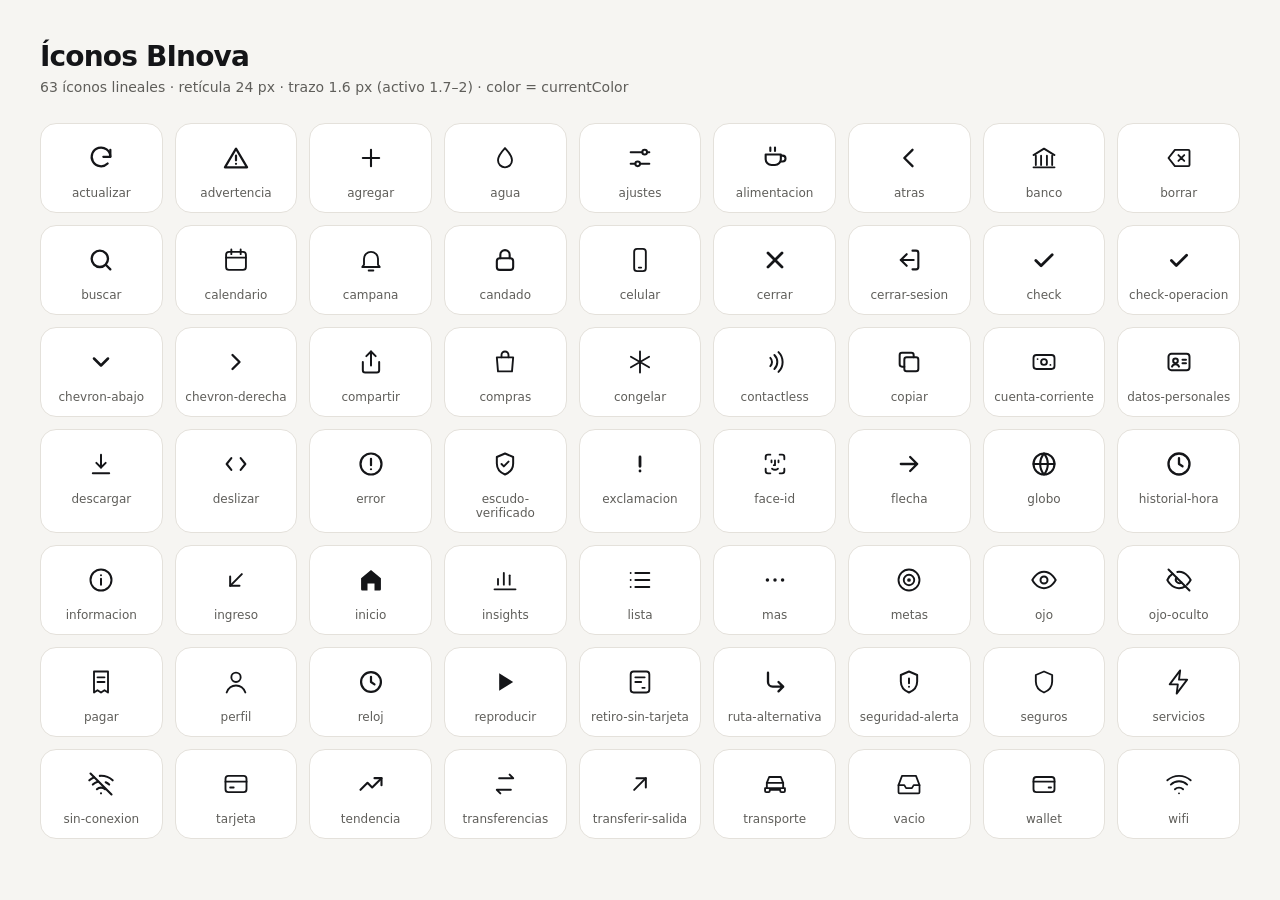
<file: assets/iconos/catalogo-iconos.html>
<!doctype html><html lang="es"><head><meta charset="utf-8"><title>BInova · Íconos</title><style>
body{margin:0;padding:40px;background:#F6F5F2;font-family:'Geist',-apple-system,system-ui,sans-serif;color:#141518}
h1{margin:0 0 6px;font-size:28px;letter-spacing:-.03em}p{margin:0 0 28px;color:#5F5E5A;font-size:14px}
main{display:grid;grid-template-columns:repeat(auto-fill,minmax(120px,1fr));gap:12px}
figure{margin:0;background:#fff;border:1px solid #E4E1DB;border-radius:16px;padding:20px 8px 12px;display:flex;flex-direction:column;align-items:center;gap:10px}
figure svg{width:28px;height:28px}figcaption{font-size:12px;color:#5F5E5A;text-align:center}</style></head><body>
<h1>Íconos BInova</h1><p>63 íconos lineales · retícula 24 px · trazo 1.6 px (activo 1.7–2) · color = currentColor</p><main><figure><div><svg xmlns="http://www.w3.org/2000/svg" width="24" height="24" viewBox="0 0 24 24" fill="none" stroke="currentColor" stroke-width="1.9" stroke-linecap="round" stroke-linejoin="round"><path d="M20 11a8 8 0 1 0-2.3 5.7"/><path d="M20 5v6h-6"/></svg>
</div><figcaption>actualizar</figcaption></figure><figure><div><svg xmlns="http://www.w3.org/2000/svg" width="24" height="24" viewBox="0 0 24 24" fill="none" stroke="currentColor" stroke-width="1.9" stroke-linecap="round" stroke-linejoin="round"><path d="M12 4 2.5 20h19z"/><path d="M12 10v4M12 17h.01"/></svg>
</div><figcaption>advertencia</figcaption></figure><figure><div><svg xmlns="http://www.w3.org/2000/svg" width="24" height="24" viewBox="0 0 24 24" fill="none" stroke="currentColor" stroke-width="1.8" stroke-linecap="round" stroke-linejoin="round"><path d="M12 5v14M5 12h14"/></svg>
</div><figcaption>agregar</figcaption></figure><figure><div><svg xmlns="http://www.w3.org/2000/svg" width="24" height="24" viewBox="0 0 24 24" fill="none" stroke="currentColor" stroke-width="1.6" stroke-linecap="round" stroke-linejoin="round"><path d="M12 3.5s6 6.4 6 10.5a6 6 0 0 1-12 0c0-4.1 6-10.5 6-10.5z"/></svg>
</div><figcaption>agua</figcaption></figure><figure><div><svg xmlns="http://www.w3.org/2000/svg" width="24" height="24" viewBox="0 0 24 24" fill="none" stroke="currentColor" stroke-width="1.7" stroke-linecap="round" stroke-linejoin="round"><path d="M4 7h10M18 7h2M4 17h4M12 17h8"/><circle cx="16" cy="7" r="2"/><circle cx="10" cy="17" r="2"/></svg>
</div><figcaption>ajustes</figcaption></figure><figure><div><svg xmlns="http://www.w3.org/2000/svg" width="24" height="24" viewBox="0 0 24 24" fill="none" stroke="currentColor" stroke-width="1.8" stroke-linecap="round" stroke-linejoin="round"><path d="M4 9h13v4a5 5 0 0 1-5 5H9a5 5 0 0 1-5-5z"/><path d="M17 10h1.5a2.5 2.5 0 0 1 0 5H17"/><path d="M8 3v3M12 3v3"/></svg>
</div><figcaption>alimentacion</figcaption></figure><figure><div><svg xmlns="http://www.w3.org/2000/svg" width="24" height="24" viewBox="0 0 24 24" fill="none" stroke="currentColor" stroke-width="2" stroke-linecap="round" stroke-linejoin="round"><path d="M15 5l-7 7 7 7"/></svg>
</div><figcaption>atras</figcaption></figure><figure><div><svg xmlns="http://www.w3.org/2000/svg" width="24" height="24" viewBox="0 0 24 24" fill="none" stroke="currentColor" stroke-width="1.6" stroke-linecap="round" stroke-linejoin="round"><path d="M3 9.5 12 4l9 5.5"/><path d="M5 10v8M9.5 10v8M14.5 10v8M19 10v8"/><path d="M3 20h18"/></svg>
</div><figcaption>banco</figcaption></figure><figure><div><svg xmlns="http://www.w3.org/2000/svg" width="24" height="24" viewBox="0 0 24 24" fill="none" stroke="currentColor" stroke-width="1.6" stroke-linecap="round" stroke-linejoin="round"><path d="M8.5 5H20a1 1 0 0 1 1 1v12a1 1 0 0 1-1 1H8.5L3 12z"/><path d="M11.5 9.5l5 5M16.5 9.5l-5 5"/></svg>
</div><figcaption>borrar</figcaption></figure><figure><div><svg xmlns="http://www.w3.org/2000/svg" width="24" height="24" viewBox="0 0 24 24" fill="none" stroke="currentColor" stroke-width="2" stroke-linecap="round" stroke-linejoin="round"><circle cx="11" cy="11" r="7"/><path d="M20 20l-3.5-3.5"/></svg>
</div><figcaption>buscar</figcaption></figure><figure><div><svg xmlns="http://www.w3.org/2000/svg" width="24" height="24" viewBox="0 0 24 24" fill="none" stroke="currentColor" stroke-width="1.6" stroke-linecap="round" stroke-linejoin="round"><rect x="3.5" y="5" width="17" height="15.5" rx="2.5"/><path d="M3.5 10h17M8 3v4M16 3v4"/></svg>
</div><figcaption>calendario</figcaption></figure><figure><div><svg xmlns="http://www.w3.org/2000/svg" width="24" height="24" viewBox="0 0 24 24" fill="none" stroke="currentColor" stroke-width="1.6" stroke-linecap="round" stroke-linejoin="round"><path d="M6 16v-5a6 6 0 0 1 12 0v5l1.5 2h-15z"/><path d="M10 21h4"/></svg>
</div><figcaption>campana</figcaption></figure><figure><div><svg xmlns="http://www.w3.org/2000/svg" width="24" height="24" viewBox="0 0 24 24" fill="none" stroke="currentColor" stroke-width="1.8" stroke-linecap="round" stroke-linejoin="round"><rect x="5" y="10.5" width="14" height="10" rx="2.5"/><path d="M8 10.5V7.5a4 4 0 0 1 8 0v3"/></svg>
</div><figcaption>candado</figcaption></figure><figure><div><svg xmlns="http://www.w3.org/2000/svg" width="24" height="24" viewBox="0 0 24 24" fill="none" stroke="currentColor" stroke-width="1.6" stroke-linecap="round" stroke-linejoin="round"><rect x="7" y="2.5" width="10" height="19" rx="2.5"/><path d="M11 18.5h2"/></svg>
</div><figcaption>celular</figcaption></figure><figure><div><svg xmlns="http://www.w3.org/2000/svg" width="24" height="24" viewBox="0 0 24 24" fill="none" stroke="currentColor" stroke-width="2.4" stroke-linecap="round" stroke-linejoin="round"><path d="M6 6l12 12M18 6 6 18"/></svg>
</div><figcaption>cerrar</figcaption></figure><figure><div><svg xmlns="http://www.w3.org/2000/svg" width="24" height="24" viewBox="0 0 24 24" fill="none" stroke="currentColor" stroke-width="1.8" stroke-linecap="round" stroke-linejoin="round"><path d="M15 4h3a2 2 0 0 1 2 2v12a2 2 0 0 1-2 2h-3"/><path d="M10 17l-5-5 5-5"/><path d="M5 12h11"/></svg>
</div><figcaption>cerrar-sesion</figcaption></figure><figure><div><svg xmlns="http://www.w3.org/2000/svg" width="24" height="24" viewBox="0 0 24 24" fill="none" stroke="currentColor" stroke-width="2.4" stroke-linecap="round" stroke-linejoin="round"><path d="M5 12.5l4.5 4.5L19 7.5"/></svg>
</div><figcaption>check</figcaption></figure><figure><div><svg xmlns="http://www.w3.org/2000/svg" width="24" height="24" viewBox="0 0 24 24" fill="none" stroke="currentColor" stroke-width="2.4" stroke-linecap="round" stroke-linejoin="round"><path d="M5.5 12.5l4.2 4.2L18.5 8" pathLength="1"/></svg>
</div><figcaption>check-operacion</figcaption></figure><figure><div><svg xmlns="http://www.w3.org/2000/svg" width="24" height="24" viewBox="0 0 24 24" fill="none" stroke="currentColor" stroke-width="2.2" stroke-linecap="round" stroke-linejoin="round"><path d="M6 9l6 6 6-6"/></svg>
</div><figcaption>chevron-abajo</figcaption></figure><figure><div><svg xmlns="http://www.w3.org/2000/svg" width="24" height="24" viewBox="0 0 24 24" fill="none" stroke="currentColor" stroke-width="2" stroke-linecap="round" stroke-linejoin="round"><path d="M9 6l6 6-6 6"/></svg>
</div><figcaption>chevron-derecha</figcaption></figure><figure><div><svg xmlns="http://www.w3.org/2000/svg" width="24" height="24" viewBox="0 0 24 24" fill="none" stroke="currentColor" stroke-width="1.7" stroke-linecap="round" stroke-linejoin="round"><path d="M12 3v12"/><path d="M8 7l4-4 4 4"/><path d="M5 12v7a2 2 0 0 0 2 2h10a2 2 0 0 0 2-2v-7"/></svg>
</div><figcaption>compartir</figcaption></figure><figure><div><svg xmlns="http://www.w3.org/2000/svg" width="24" height="24" viewBox="0 0 24 24" fill="none" stroke="currentColor" stroke-width="1.6" stroke-linecap="round" stroke-linejoin="round"><path d="M5 8h14l-1 12H6z"/><path d="M9 8V6a3 3 0 0 1 6 0v2"/></svg>
</div><figcaption>compras</figcaption></figure><figure><div><svg xmlns="http://www.w3.org/2000/svg" width="24" height="24" viewBox="0 0 24 24" fill="none" stroke="currentColor" stroke-width="1.6" stroke-linecap="round" stroke-linejoin="round"><path d="M12 3v18M4.2 7.5l15.6 9M4.2 16.5l15.6-9"/></svg>
</div><figcaption>congelar</figcaption></figure><figure><div><svg xmlns="http://www.w3.org/2000/svg" width="24" height="24" viewBox="0 0 24 24" fill="none" stroke="currentColor" stroke-width="1.7" stroke-linecap="round" stroke-linejoin="round"><path d="M8 8.5a5 5 0 0 1 0 7"/><path d="M11.5 6a8.5 8.5 0 0 1 0 12"/><path d="M15 3.5a12 12 0 0 1 0 17"/></svg>
</div><figcaption>contactless</figcaption></figure><figure><div><svg xmlns="http://www.w3.org/2000/svg" width="24" height="24" viewBox="0 0 24 24" fill="none" stroke="currentColor" stroke-width="1.7" stroke-linecap="round" stroke-linejoin="round"><rect x="8" y="8" width="12" height="12" rx="2"/><path d="M16 8V6a2 2 0 0 0-2-2H6a2 2 0 0 0-2 2v8a2 2 0 0 0 2 2h2"/></svg>
</div><figcaption>copiar</figcaption></figure><figure><div><svg xmlns="http://www.w3.org/2000/svg" width="24" height="24" viewBox="0 0 24 24" fill="none" stroke="currentColor" stroke-width="1.6" stroke-linecap="round" stroke-linejoin="round"><rect x="3" y="6" width="18" height="12" rx="2.5"/><circle cx="12" cy="12" r="2.5"/><path d="M6.5 9.5v.01M17.5 14.5v.01"/></svg>
</div><figcaption>cuenta-corriente</figcaption></figure><figure><div><svg xmlns="http://www.w3.org/2000/svg" width="24" height="24" viewBox="0 0 24 24" fill="none" stroke="currentColor" stroke-width="1.7" stroke-linecap="round" stroke-linejoin="round"><rect x="3" y="5" width="18" height="14" rx="2.5"/><circle cx="9" cy="11" r="2"/><path d="M6 16c.6-1.5 1.7-2 3-2s2.4.5 3 2M15 10h3M15 13h3"/></svg>
</div><figcaption>datos-personales</figcaption></figure><figure><div><svg xmlns="http://www.w3.org/2000/svg" width="24" height="24" viewBox="0 0 24 24" fill="none" stroke="currentColor" stroke-width="1.7" stroke-linecap="round" stroke-linejoin="round"><path d="M12 4v11"/><path d="M8 11l4 4 4-4"/><path d="M5 20h14"/></svg>
</div><figcaption>descargar</figcaption></figure><figure><div><svg xmlns="http://www.w3.org/2000/svg" width="24" height="24" viewBox="0 0 24 24" fill="none" stroke="currentColor" stroke-width="1.8" stroke-linecap="round" stroke-linejoin="round"><path d="M8 7l-4 5 4 5M16 7l4 5-4 5"/></svg>
</div><figcaption>deslizar</figcaption></figure><figure><div><svg xmlns="http://www.w3.org/2000/svg" width="24" height="24" viewBox="0 0 24 24" fill="none" stroke="currentColor" stroke-width="1.9" stroke-linecap="round" stroke-linejoin="round"><circle cx="12" cy="12" r="9"/><path d="M12 7.5v5.5M12 16.5h.01"/></svg>
</div><figcaption>error</figcaption></figure><figure><div><svg xmlns="http://www.w3.org/2000/svg" width="24" height="24" viewBox="0 0 24 24" fill="none" stroke="currentColor" stroke-width="1.7" stroke-linecap="round" stroke-linejoin="round"><path d="M12 3l7 3v5.5c0 4.5-3 7.8-7 9.5-4-1.7-7-5-7-9.5V6z"/><path d="M9 12l2 2 4-4"/></svg>
</div><figcaption>escudo-verificado</figcaption></figure><figure><div><svg xmlns="http://www.w3.org/2000/svg" width="24" height="24" viewBox="0 0 24 24" fill="none" stroke="currentColor" stroke-width="2.4" stroke-linecap="round" stroke-linejoin="round"><path d="M12 6v8M12 18h.01"/></svg>
</div><figcaption>exclamacion</figcaption></figure><figure><div><svg xmlns="http://www.w3.org/2000/svg" width="24" height="24" viewBox="0 0 24 24" fill="none" stroke="currentColor" stroke-width="1.6" stroke-linecap="round" stroke-linejoin="round"><path d="M4 8V6a2 2 0 0 1 2-2h2M16 4h2a2 2 0 0 1 2 2v2M20 16v2a2 2 0 0 1-2 2h-2M8 20H6a2 2 0 0 1-2-2v-2"/><path d="M9 9v1.5M15 9v1.5"/><path d="M12 9v4h-1"/><path d="M9.5 16a4 4 0 0 0 5 0"/></svg>
</div><figcaption>face-id</figcaption></figure><figure><div><svg xmlns="http://www.w3.org/2000/svg" width="24" height="24" viewBox="0 0 24 24" fill="none" stroke="currentColor" stroke-width="2" stroke-linecap="round" stroke-linejoin="round"><path d="M5 12h14M13 6l6 6-6 6"/></svg>
</div><figcaption>flecha</figcaption></figure><figure><div><svg xmlns="http://www.w3.org/2000/svg" width="24" height="24" viewBox="0 0 24 24" fill="none" stroke="currentColor" stroke-width="1.8" stroke-linecap="round" stroke-linejoin="round"><circle cx="12" cy="12" r="9"/><path d="M3 12h18"/><path d="M12 3a14 14 0 0 1 0 18M12 3a14 14 0 0 0 0 18"/></svg>
</div><figcaption>globo</figcaption></figure><figure><div><svg xmlns="http://www.w3.org/2000/svg" width="24" height="24" viewBox="0 0 24 24" fill="none" stroke="currentColor" stroke-width="2" stroke-linecap="round" stroke-linejoin="round"><circle cx="12" cy="12" r="9"/><path d="M12 7v5l3 2"/></svg>
</div><figcaption>historial-hora</figcaption></figure><figure><div><svg xmlns="http://www.w3.org/2000/svg" width="24" height="24" viewBox="0 0 24 24" fill="none" stroke="currentColor" stroke-width="1.7" stroke-linecap="round" stroke-linejoin="round"><circle cx="12" cy="12" r="9"/><path d="M12 11v5M12 8h.01"/></svg>
</div><figcaption>informacion</figcaption></figure><figure><div><svg xmlns="http://www.w3.org/2000/svg" width="24" height="24" viewBox="0 0 24 24" fill="none" stroke="currentColor" stroke-width="1.7" stroke-linecap="round" stroke-linejoin="round"><path d="M17 7 7 17"/><path d="M15 17H7V9"/></svg>
</div><figcaption>ingreso</figcaption></figure><figure><div><svg xmlns="http://www.w3.org/2000/svg" width="24" height="24" viewBox="0 0 24 24" fill="currentColor"><path d="M3.5 10.5 12 3.5l8.5 7V20a1 1 0 0 1-1 1H15v-6H9v6H4.5a1 1 0 0 1-1-1z"/></svg>
</div><figcaption>inicio</figcaption></figure><figure><div><svg xmlns="http://www.w3.org/2000/svg" width="24" height="24" viewBox="0 0 24 24" fill="none" stroke="currentColor" stroke-width="1.6" stroke-linecap="round" stroke-linejoin="round"><path d="M3 20h18"/><path d="M6 16v-5"/><path d="M11 16V6"/><path d="M16 16v-8"/></svg>
</div><figcaption>insights</figcaption></figure><figure><div><svg xmlns="http://www.w3.org/2000/svg" width="24" height="24" viewBox="0 0 24 24" fill="none" stroke="currentColor" stroke-width="1.6" stroke-linecap="round" stroke-linejoin="round"><path d="M8 6h12M8 12h12M8 18h12"/><path d="M4 6h.01M4 12h.01M4 18h.01"/></svg>
</div><figcaption>lista</figcaption></figure><figure><div><svg xmlns="http://www.w3.org/2000/svg" width="24" height="24" viewBox="0 0 24 24" fill="currentColor"><circle cx="5.5" cy="12" r="1.5"/><circle cx="12" cy="12" r="1.5"/><circle cx="18.5" cy="12" r="1.5"/></svg>
</div><figcaption>mas</figcaption></figure><figure><div><svg xmlns="http://www.w3.org/2000/svg" width="24" height="24" viewBox="0 0 24 24" fill="none" stroke="currentColor" stroke-width="1.6" stroke-linecap="round" stroke-linejoin="round"><circle cx="12" cy="12" r="9"/><circle cx="12" cy="12" r="4.5"/><circle cx="12" cy="12" r="0.8" fill="currentColor"/></svg>
</div><figcaption>metas</figcaption></figure><figure><div><svg xmlns="http://www.w3.org/2000/svg" width="24" height="24" viewBox="0 0 24 24" fill="none" stroke="currentColor" stroke-width="1.7" stroke-linecap="round" stroke-linejoin="round"><path d="M2 12s3.5-7 10-7 10 7 10 7-3.5 7-10 7S2 12 2 12z"/><circle cx="12" cy="12" r="3"/></svg>
</div><figcaption>ojo</figcaption></figure><figure><div><svg xmlns="http://www.w3.org/2000/svg" width="24" height="24" viewBox="0 0 24 24" fill="none" stroke="currentColor" stroke-width="1.7" stroke-linecap="round" stroke-linejoin="round"><path d="M3 3l18 18"/><path d="M10.6 5.1A10 10 0 0 1 12 5c6.5 0 10 7 10 7a17 17 0 0 1-3.2 4.1"/><path d="M6.6 6.6C3.8 8.4 2 12 2 12s3.5 7 10 7a9.7 9.7 0 0 0 5.4-1.6"/><path d="M9.9 9.9a3 3 0 0 0 4.2 4.2"/></svg>
</div><figcaption>ojo-oculto</figcaption></figure><figure><div><svg xmlns="http://www.w3.org/2000/svg" width="24" height="24" viewBox="0 0 24 24" fill="none" stroke="currentColor" stroke-width="1.6" stroke-linecap="round" stroke-linejoin="round"><path d="M6 3h12v18l-3-2-3 2-3-2-3 2z"/><path d="M9 8h6M9 12h6"/></svg>
</div><figcaption>pagar</figcaption></figure><figure><div><svg xmlns="http://www.w3.org/2000/svg" width="24" height="24" viewBox="0 0 24 24" fill="none" stroke="currentColor" stroke-width="1.6" stroke-linecap="round" stroke-linejoin="round"><circle cx="12" cy="8" r="4"/><path d="M4 21c1.5-4 4.5-6 8-6s6.5 2 8 6"/></svg>
</div><figcaption>perfil</figcaption></figure><figure><div><svg xmlns="http://www.w3.org/2000/svg" width="24" height="24" viewBox="0 0 24 24" fill="none" stroke="currentColor" stroke-width="1.9" stroke-linecap="round" stroke-linejoin="round"><circle cx="12" cy="12" r="8.5"/><path d="M12 7.5V12l3 2"/></svg>
</div><figcaption>reloj</figcaption></figure><figure><div><svg xmlns="http://www.w3.org/2000/svg" width="24" height="24" viewBox="0 0 24 24" fill="currentColor"><path d="M7 4.5v15l12-7.5z"/></svg>
</div><figcaption>reproducir</figcaption></figure><figure><div><svg xmlns="http://www.w3.org/2000/svg" width="24" height="24" viewBox="0 0 24 24" fill="none" stroke="currentColor" stroke-width="1.6" stroke-linecap="round" stroke-linejoin="round"><rect x="4" y="3" width="16" height="18" rx="2.5"/><path d="M8 8h8M8 12h5"/><path d="M14 17h2"/></svg>
</div><figcaption>retiro-sin-tarjeta</figcaption></figure><figure><div><svg xmlns="http://www.w3.org/2000/svg" width="24" height="24" viewBox="0 0 24 24" fill="none" stroke="currentColor" stroke-width="2" stroke-linecap="round" stroke-linejoin="round"><path d="M6 4v8a4 4 0 0 0 4 4h9M15 12l4 4-4 4"/></svg>
</div><figcaption>ruta-alternativa</figcaption></figure><figure><div><svg xmlns="http://www.w3.org/2000/svg" width="24" height="24" viewBox="0 0 24 24" fill="none" stroke="currentColor" stroke-width="1.7" stroke-linecap="round" stroke-linejoin="round"><path d="M12 3l7 3v5.5c0 4.5-3 7.8-7 9.5-4-1.7-7-5-7-9.5V6z"/><path d="M12 9v4M12 16h.01"/></svg>
</div><figcaption>seguridad-alerta</figcaption></figure><figure><div><svg xmlns="http://www.w3.org/2000/svg" width="24" height="24" viewBox="0 0 24 24" fill="none" stroke="currentColor" stroke-width="1.6" stroke-linecap="round" stroke-linejoin="round"><path d="M12 3l7 3v5.5c0 4.5-3 7.8-7 9.5-4-1.7-7-5-7-9.5V6z"/></svg>
</div><figcaption>seguros</figcaption></figure><figure><div><svg xmlns="http://www.w3.org/2000/svg" width="24" height="24" viewBox="0 0 24 24" fill="none" stroke="currentColor" stroke-width="1.6" stroke-linecap="round" stroke-linejoin="round"><path d="M13 2 4 14h7l-1 8 9-12h-7z"/></svg>
</div><figcaption>servicios</figcaption></figure><figure><div><svg xmlns="http://www.w3.org/2000/svg" width="24" height="24" viewBox="0 0 24 24" fill="none" stroke="currentColor" stroke-width="1.8" stroke-linecap="round" stroke-linejoin="round"><path d="M3 3l18 18"/><path d="M8.5 16.5a5 5 0 0 1 7 0"/><path d="M5 12.5a10 10 0 0 1 4.2-2.4M19 12.5a10 10 0 0 0-3-2"/><path d="M2 8.8A15 15 0 0 1 6.1 6.3M22 8.8A15 15 0 0 0 11 5"/><path d="M12 20h.01"/></svg>
</div><figcaption>sin-conexion</figcaption></figure><figure><div><svg xmlns="http://www.w3.org/2000/svg" width="24" height="24" viewBox="0 0 24 24" fill="none" stroke="currentColor" stroke-width="1.6" stroke-linecap="round" stroke-linejoin="round"><rect x="3" y="5" width="18" height="14" rx="2.5"/><path d="M3 10h18"/><path d="M7 15h3"/></svg>
</div><figcaption>tarjeta</figcaption></figure><figure><div><svg xmlns="http://www.w3.org/2000/svg" width="24" height="24" viewBox="0 0 24 24" fill="none" stroke="currentColor" stroke-width="1.8" stroke-linecap="round" stroke-linejoin="round"><path d="M3 17l6-6 4 4 8-8"/><path d="M15 7h6v6"/></svg>
</div><figcaption>tendencia</figcaption></figure><figure><div><svg xmlns="http://www.w3.org/2000/svg" width="24" height="24" viewBox="0 0 24 24" fill="none" stroke="currentColor" stroke-width="1.7" stroke-linecap="round" stroke-linejoin="round"><path d="M7 7h12l-3-3"/><path d="M17 17H5l3 3"/></svg>
</div><figcaption>transferencias</figcaption></figure><figure><div><svg xmlns="http://www.w3.org/2000/svg" width="24" height="24" viewBox="0 0 24 24" fill="none" stroke="currentColor" stroke-width="1.7" stroke-linecap="round" stroke-linejoin="round"><path d="M7 17 17 7"/><path d="M9 7h8v8"/></svg>
</div><figcaption>transferir-salida</figcaption></figure><figure><div><svg xmlns="http://www.w3.org/2000/svg" width="24" height="24" viewBox="0 0 24 24" fill="none" stroke="currentColor" stroke-width="1.6" stroke-linecap="round" stroke-linejoin="round"><path d="M5 15.5V11l2-5h10l2 5v4.5"/><path d="M3.5 15.5h17v2.5a1 1 0 0 1-1 1h-2a1 1 0 0 1-1-1v-1h-9v1a1 1 0 0 1-1 1h-2a1 1 0 0 1-1-1z"/><path d="M5 11h14"/></svg>
</div><figcaption>transporte</figcaption></figure><figure><div><svg xmlns="http://www.w3.org/2000/svg" width="24" height="24" viewBox="0 0 24 24" fill="none" stroke="currentColor" stroke-width="1.5" stroke-linecap="round" stroke-linejoin="round"><path d="M3 13l3-8h12l3 8v6a1 1 0 0 1-1 1H4a1 1 0 0 1-1-1z"/><path d="M3 13h5l1.5 2.5h5L16 13h5"/></svg>
</div><figcaption>vacio</figcaption></figure><figure><div><svg xmlns="http://www.w3.org/2000/svg" width="24" height="24" viewBox="0 0 24 24" fill="none" stroke="currentColor" stroke-width="1.6" stroke-linecap="round" stroke-linejoin="round"><rect x="3" y="6" width="18" height="13" rx="2.5"/><path d="M3 10h18"/><path d="M16 15h2"/></svg>
</div><figcaption>wallet</figcaption></figure><figure><div><svg xmlns="http://www.w3.org/2000/svg" width="24" height="24" viewBox="0 0 24 24" fill="none" stroke="currentColor" stroke-width="1.6" stroke-linecap="round" stroke-linejoin="round"><path d="M2 8.8a15 15 0 0 1 20 0M5 12.5a10 10 0 0 1 14 0M8.5 16.5a5 5 0 0 1 7 0"/><path d="M12 20h.01"/></svg>
</div><figcaption>wifi</figcaption></figure></main></body></html>
</file>
